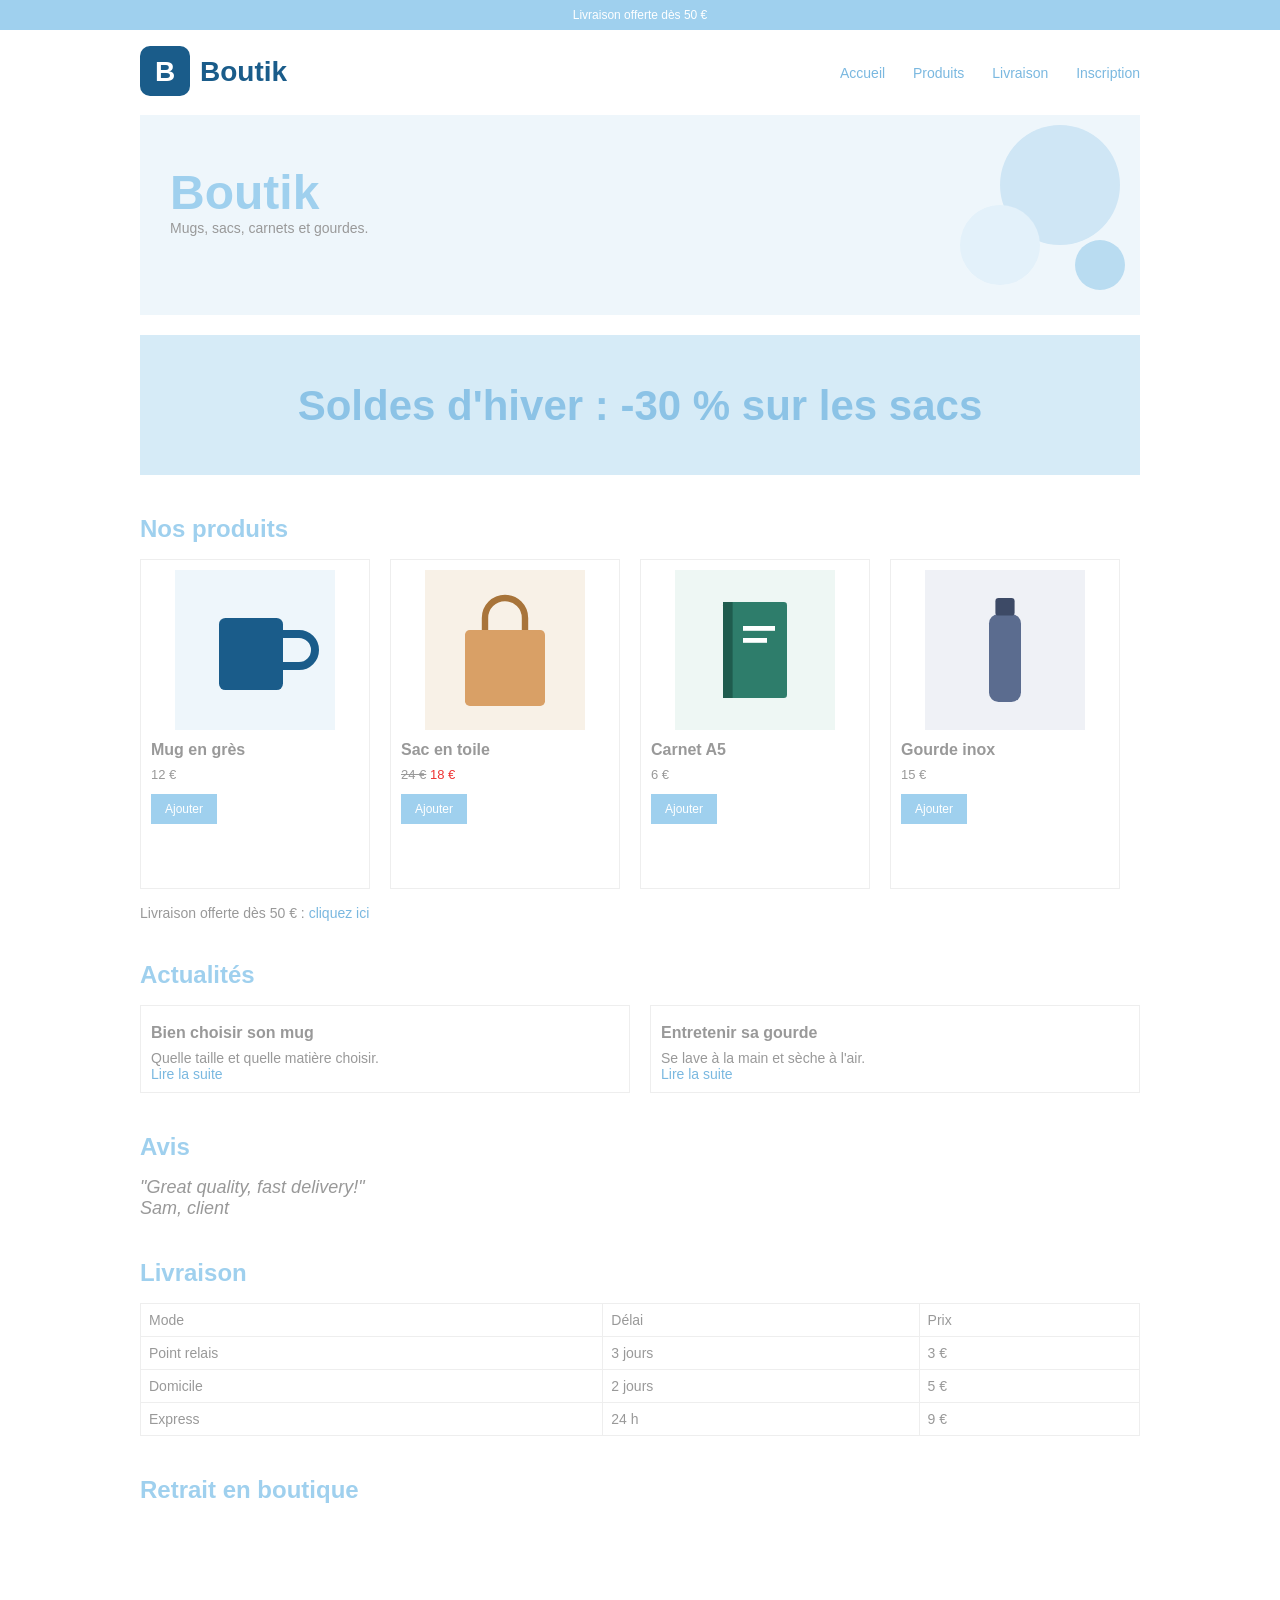
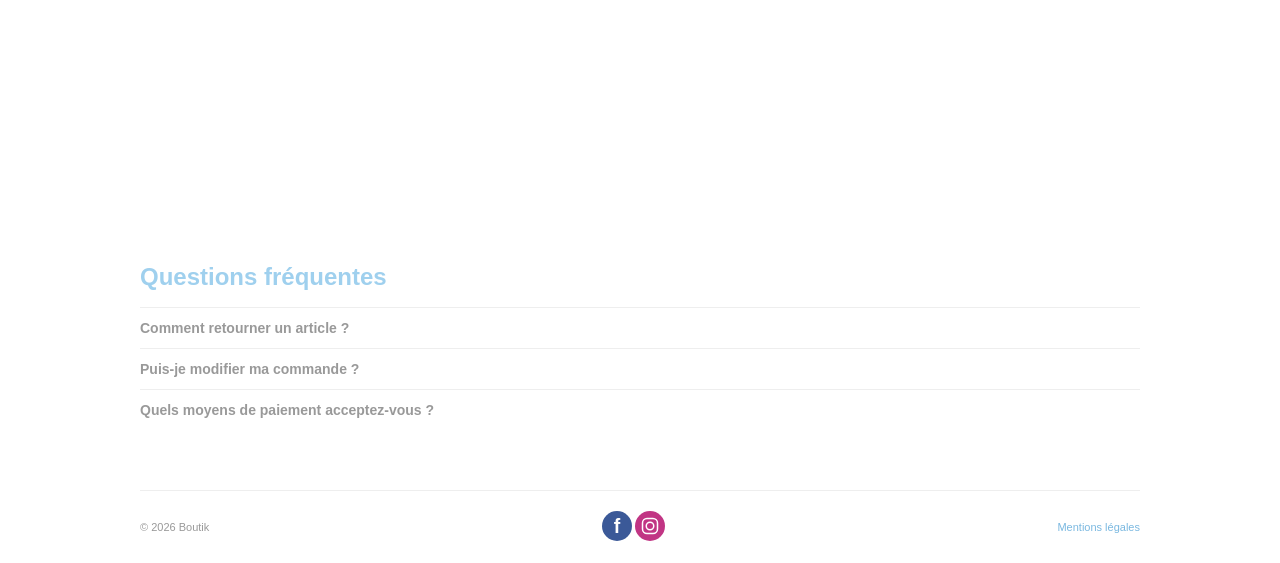
<file: index.html>
<!DOCTYPE html>
<html>
<head>
<meta charset="UTF-8">
<title>Accueil</title>
<link rel="stylesheet" href="style.css">
</head>
<body>
<div class="bandeau" id="bandeau">Livraison offerte dès 50 €</div>
<div class="page">
  <div class="entete">
    <a href="index.html"><img src="images/logo.svg"></a>
    <div class="menu">
      <a href="index.html">Accueil</a>
      <a href="#produits">Produits</a>
      <a href="#livraison">Livraison</a>
      <a href="inscription.html">Inscription</a>
    </div>
  </div>

  <div class="hero">
    <img src="images/deco.svg" class="deco">
    <div class="titre-grand">Boutik</div>
    <div>Mugs, sacs, carnets et gourdes.</div>
  </div>
  <img src="images/banniere.svg" class="banniere">

  <div class="titre-section" id="produits">Nos produits</div>
  <div class="produits">
    <div class="carte">
      <img src="images/mug.svg">
      <div class="titre-produit">Mug en grès</div>
      <div class="prix">12 €</div>
      <div class="bouton ajouter">Ajouter</div>
    </div>
    <div class="carte">
      <img src="images/sac.svg">
      <div class="titre-produit">Sac en toile</div>
      <div class="prix"><span class="ancien">24 €</span> <span class="solde">18 €</span></div>
      <div class="bouton ajouter">Ajouter</div>
    </div>
    <div class="carte">
      <img src="images/carnet.svg">
      <div class="titre-produit">Carnet A5</div>
      <div class="prix">6 €</div>
      <div class="bouton ajouter">Ajouter</div>
    </div>
    <div class="carte">
      <img src="images/gourde.svg">
      <div class="titre-produit">Gourde inox</div>
      <div class="prix">15 €</div>
      <div class="bouton ajouter">Ajouter</div>
    </div>
  </div>
  <div class="conditions">Livraison offerte dès 50 € : <a href="#" id="ouvrir">cliquez ici</a></div>

  <div class="titre-section">Actualités</div>
  <div class="articles">
    <div class="article">
      <div class="titre-produit">Bien choisir son mug</div>
      <div>Quelle taille et quelle matière choisir.</div>
      <a href="#">Lire la suite</a>
    </div>
    <div class="article">
      <div class="titre-produit">Entretenir sa gourde</div>
      <div>Se lave à la main et sèche à l'air.</div>
      <a href="#">Lire la suite</a>
    </div>
  </div>

  <div class="titre-section">Avis</div>
  <div class="avis">"Great quality, fast delivery!"<br>Sam, client</div>

  <div class="titre-section" id="livraison">Livraison</div>
  <table>
    <tr><td>Mode</td><td>Délai</td><td>Prix</td></tr>
    <tr><td>Point relais</td><td>3 jours</td><td>3 €</td></tr>
    <tr><td>Domicile</td><td>2 jours</td><td>5 €</td></tr>
    <tr><td>Express</td><td>24 h</td><td>9 €</td></tr>
  </table>

  <div class="titre-section">Retrait en boutique</div>
  <iframe src="https://www.openstreetmap.org/export/embed.html?bbox=2.33%2C48.85%2C2.37%2C48.87&amp;layer=mapnik"></iframe>

  <div class="titre-section">Questions fréquentes</div>
  <div class="question">Comment retourner un article ?</div>
  <div class="reponse">Vous avez 14 jours pour le renvoyer.</div>
  <div class="question">Puis-je modifier ma commande ?</div>
  <div class="reponse">Oui, tant qu'elle n'est pas expédiée.</div>
  <div class="question">Quels moyens de paiement acceptez-vous ?</div>
  <div class="reponse">Carte bancaire et virement.</div>

  <div class="pied">
    <div>© 2026 Boutik</div>
    <div>
      <a href="#"><img src="images/facebook.svg"></a>
      <a href="#"><img src="images/instagram.svg"></a>
    </div>
    <a href="#" tabindex="1">Mentions légales</a>
  </div>
</div>

<div class="fond" id="modale">
  <div class="fenetre">
    <div class="titre-section">Conditions de livraison</div>
    <div>Livraison offerte dès 50 € d'achat en France métropolitaine. Sinon, 5 €.</div>
    <br>
    <div class="bouton" id="fermer">X</div>
  </div>
</div>

<div class="message" id="message"></div>

<script src="bandeau.js"></script>
<script src="accueil.js"></script>
</body>
</html>
</file>
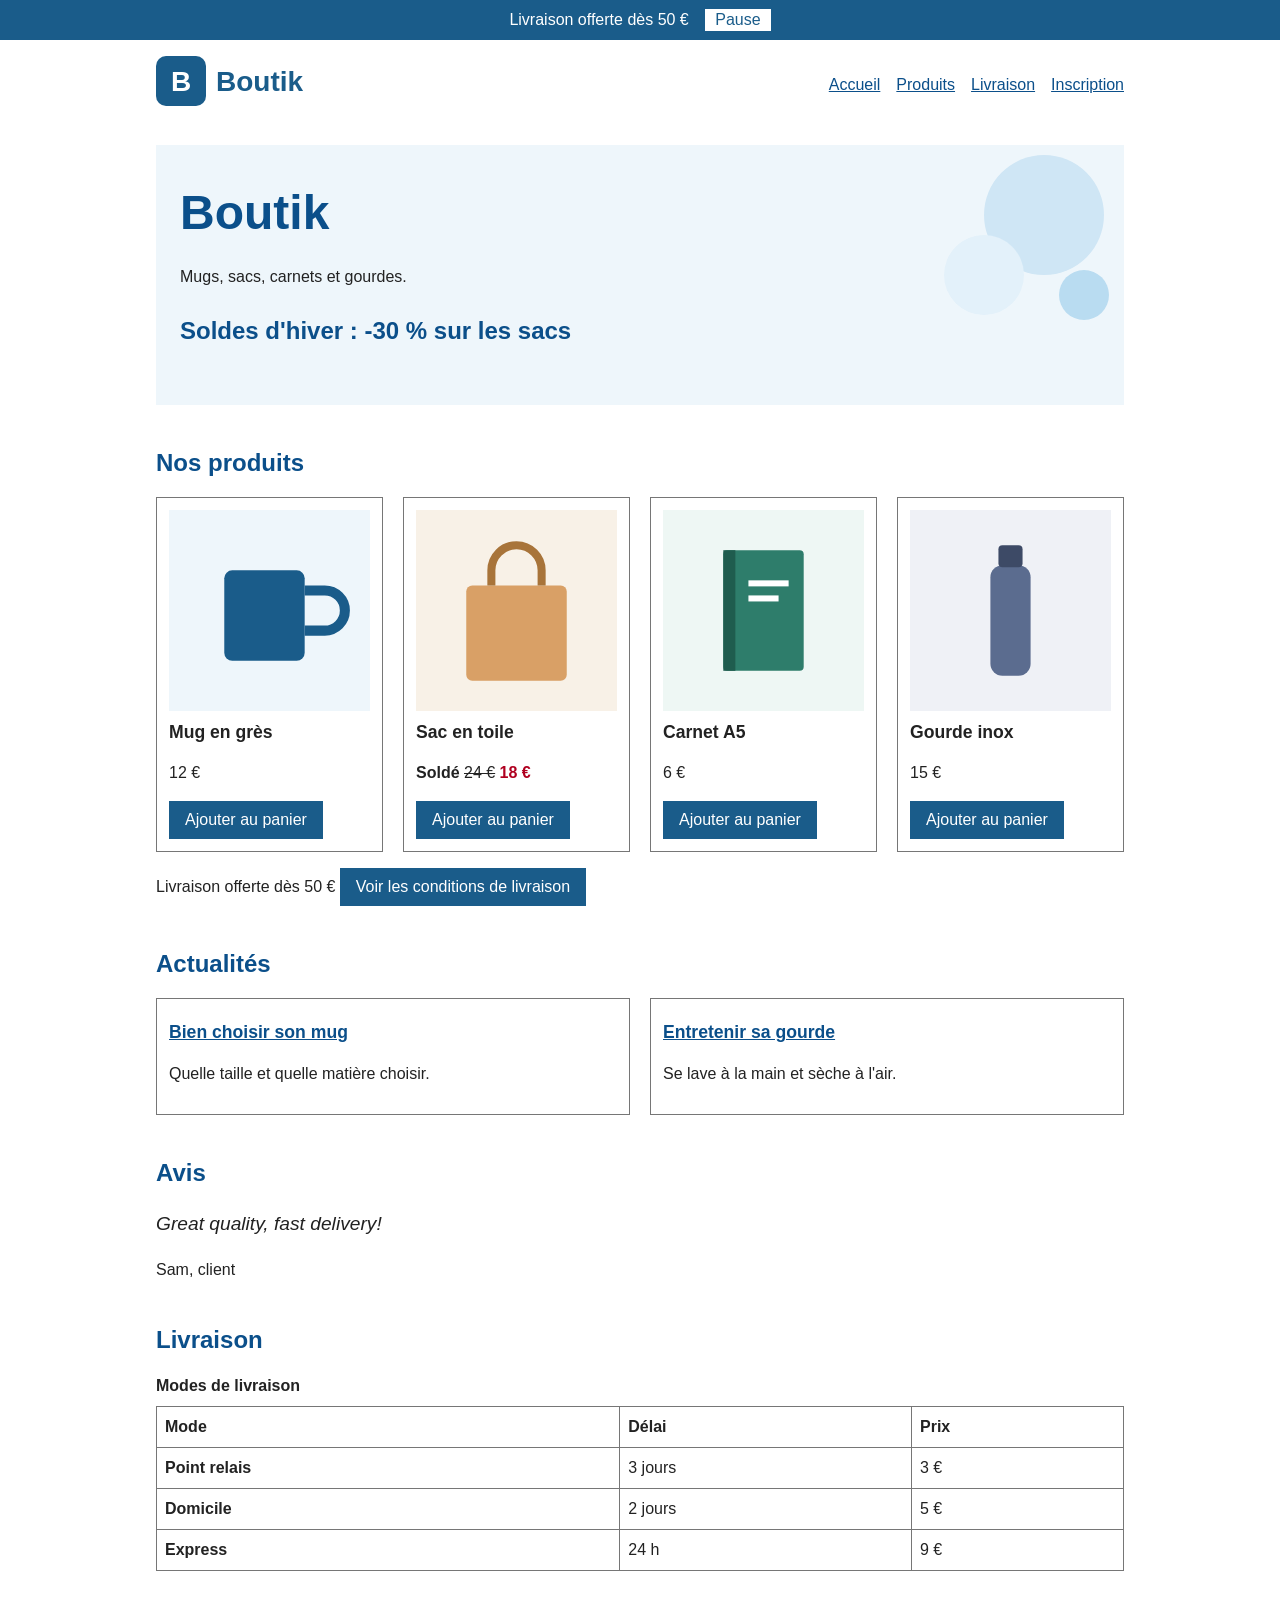
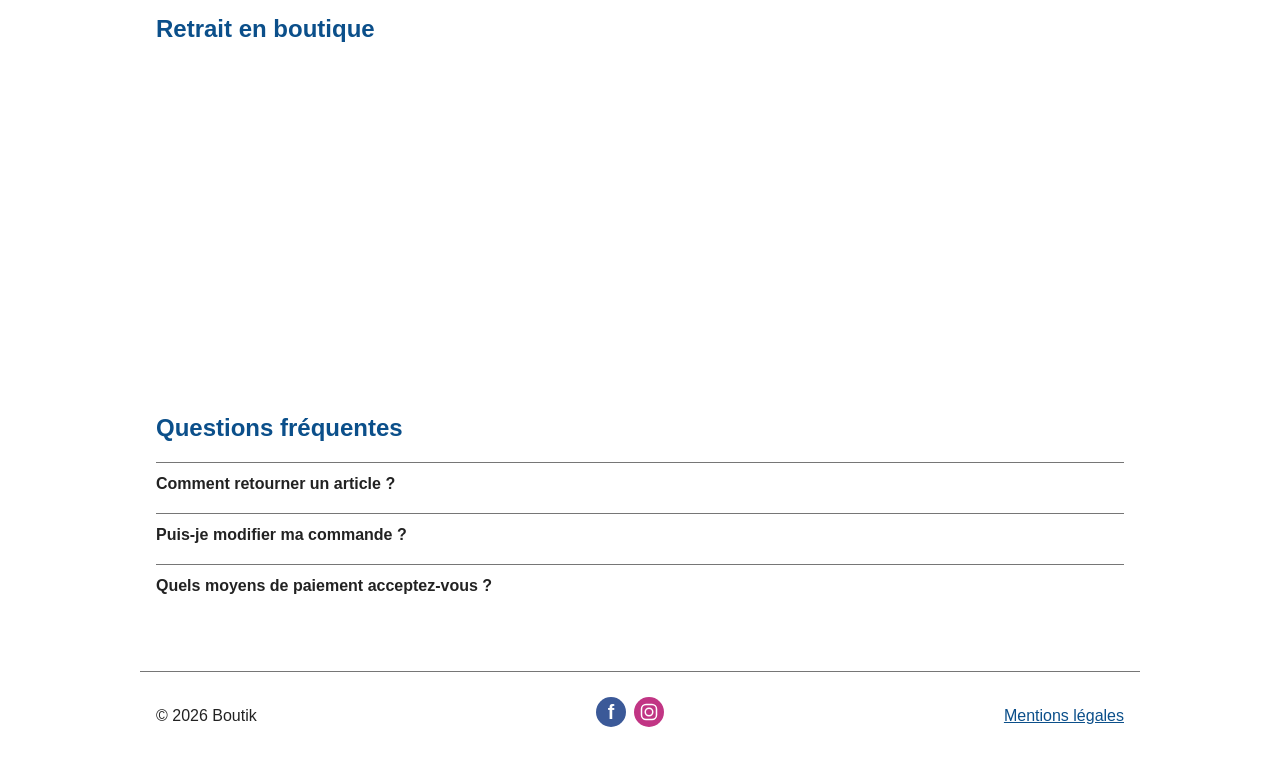
<file: corrige/index.html>
<!DOCTYPE html>
<html lang="fr">
<head>
<meta charset="UTF-8">
<meta name="viewport" content="width=device-width, initial-scale=1">
<title>Accueil - Boutik</title>
<link rel="stylesheet" href="css/style.css">
</head>
<body>
<a class="evitement" href="#contenu">Aller au contenu</a>

<header>
  <div class="bandeau">
    <span id="bandeau">Livraison offerte dès 50 €</span>
    <button type="button" id="pause">Pause</button>
  </div>
  <div class="entete">
    <a href="index.html"><img src="images/logo.svg" alt="Boutik, retour à l'accueil"></a>
    <nav aria-label="Principal">
      <ul>
        <li><a href="index.html" aria-current="page">Accueil</a></li>
        <li><a href="#produits">Produits</a></li>
        <li><a href="#livraison">Livraison</a></li>
        <li><a href="pages/inscription.html">Inscription</a></li>
      </ul>
    </nav>
  </div>
</header>

<main id="contenu">
  <section class="hero">
    <img src="images/deco.svg" alt="" class="deco">
    <h1>Boutik</h1>
    <p>Mugs, sacs, carnets et gourdes.</p>
    <p class="promo">Soldes d'hiver : -30 % sur les sacs</p>
  </section>

  <section>
    <h2 id="produits">Nos produits</h2>
    <ul class="produits">
      <li class="carte">
        <img src="images/mug.svg" alt="Mug en grès bleu">
        <h3>Mug en grès</h3>
        <p class="prix">12 €</p>
        <button type="button" class="ajouter" aria-label="Ajouter au panier : Mug en grès">Ajouter au panier</button>
      </li>
      <li class="carte">
        <img src="images/sac.svg" alt="Sac en toile beige">
        <h3>Sac en toile</h3>
        <p class="prix"><strong>Soldé</strong> <s>24 €</s> <span class="solde">18 €</span></p>
        <button type="button" class="ajouter" aria-label="Ajouter au panier : Sac en toile">Ajouter au panier</button>
      </li>
      <li class="carte">
        <img src="images/carnet.svg" alt="Carnet A5 vert">
        <h3>Carnet A5</h3>
        <p class="prix">6 €</p>
        <button type="button" class="ajouter" aria-label="Ajouter au panier : Carnet A5">Ajouter au panier</button>
      </li>
      <li class="carte">
        <img src="images/gourde.svg" alt="Gourde inox gris-bleu">
        <h3>Gourde inox</h3>
        <p class="prix">15 €</p>
        <button type="button" class="ajouter" aria-label="Ajouter au panier : Gourde inox">Ajouter au panier</button>
      </li>
    </ul>
    <p>Livraison offerte dès 50 € <button type="button" id="ouvrir">Voir les conditions de livraison</button></p>
  </section>

  <section>
    <h2>Actualités</h2>
    <div class="articles">
      <article>
        <h3><a href="#">Bien choisir son mug</a></h3>
        <p>Quelle taille et quelle matière choisir.</p>
      </article>
      <article>
        <h3><a href="#">Entretenir sa gourde</a></h3>
        <p>Se lave à la main et sèche à l'air.</p>
      </article>
    </div>
  </section>

  <section>
    <h2>Avis</h2>
    <blockquote lang="en">
      <p>Great quality, fast delivery!</p>
    </blockquote>
    <p>Sam, client</p>
  </section>

  <section>
    <h2 id="livraison">Livraison</h2>
    <table>
      <caption>Modes de livraison</caption>
      <thead>
        <tr><th scope="col">Mode</th><th scope="col">Délai</th><th scope="col">Prix</th></tr>
      </thead>
      <tbody>
        <tr><th scope="row">Point relais</th><td>3 jours</td><td>3 €</td></tr>
        <tr><th scope="row">Domicile</th><td>2 jours</td><td>5 €</td></tr>
        <tr><th scope="row">Express</th><td>24 h</td><td>9 €</td></tr>
      </tbody>
    </table>
  </section>

  <section>
    <h2>Retrait en boutique</h2>
    <iframe title="Carte : accès à la boutique" src="https://www.openstreetmap.org/export/embed.html?bbox=2.33%2C48.85%2C2.37%2C48.87&amp;layer=mapnik"></iframe>
  </section>

  <section>
    <h2>Questions fréquentes</h2>
    <h3><button type="button" class="question" aria-expanded="false" aria-controls="reponse1">Comment retourner un article ?</button></h3>
    <p id="reponse1" class="reponse" hidden>Vous avez 14 jours pour le renvoyer.</p>
    <h3><button type="button" class="question" aria-expanded="false" aria-controls="reponse2">Puis-je modifier ma commande ?</button></h3>
    <p id="reponse2" class="reponse" hidden>Oui, tant qu'elle n'est pas expédiée.</p>
    <h3><button type="button" class="question" aria-expanded="false" aria-controls="reponse3">Quels moyens de paiement acceptez-vous ?</button></h3>
    <p id="reponse3" class="reponse" hidden>Carte bancaire et virement.</p>
  </section>
</main>

<footer>
  <p>© 2026 Boutik</p>
  <ul class="reseaux">
    <li><a href="#"><img src="images/facebook.svg" alt="Facebook"></a></li>
    <li><a href="#"><img src="images/instagram.svg" alt="Instagram"></a></li>
  </ul>
  <a href="#">Mentions légales</a>
</footer>

<dialog id="modale" aria-labelledby="titre-modale">
  <h2 id="titre-modale">Conditions de livraison</h2>
  <p>Livraison offerte dès 50 € d'achat en France métropolitaine. Sinon, 5 €.</p>
  <button type="button" id="fermer">Fermer</button>
</dialog>

<div class="message" id="message" role="status"></div>

<script src="js/bandeau.js"></script>
<script src="js/accueil.js"></script>
</body>
</html>
</file>
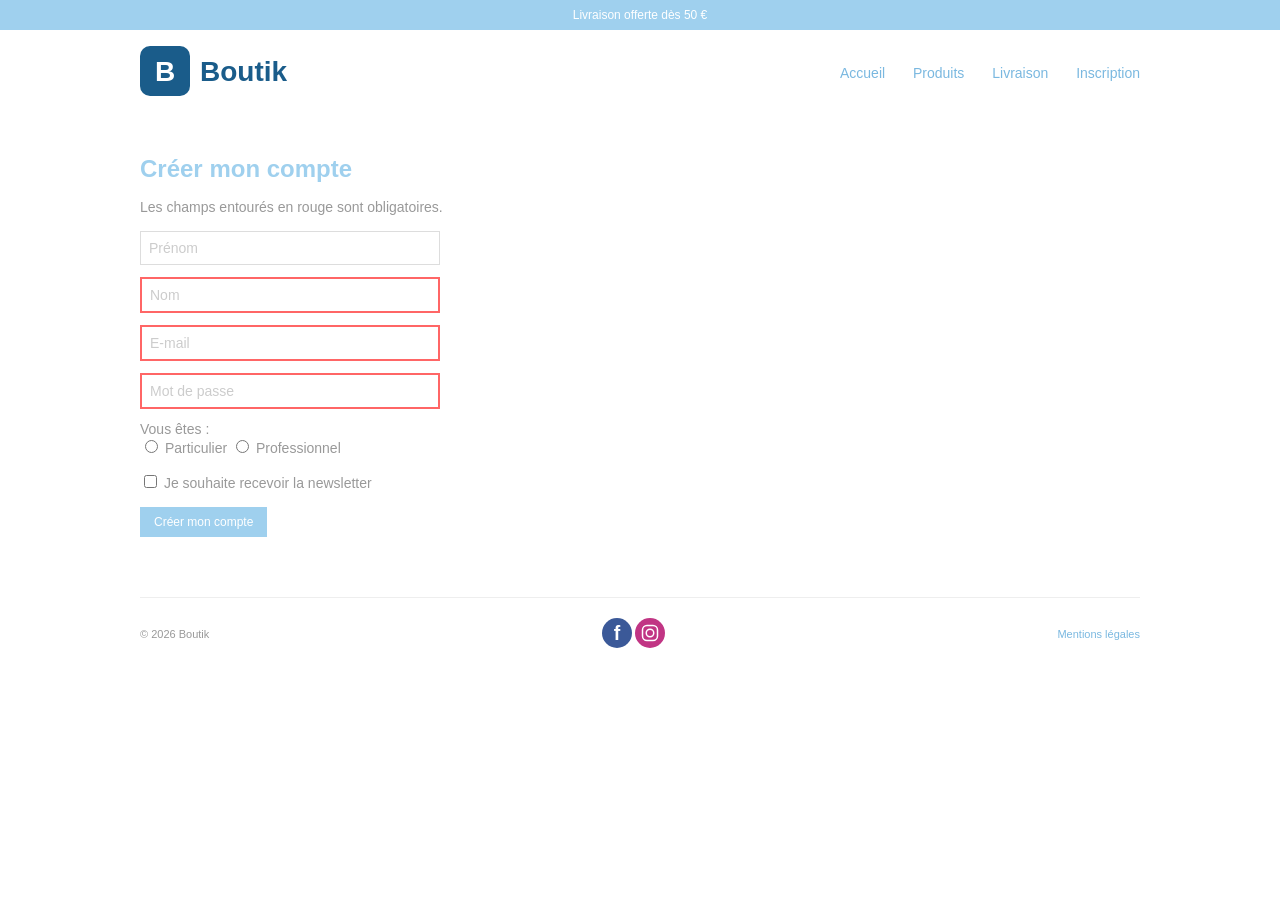
<file: inscription.html>
<!DOCTYPE html>
<html>
<head>
<meta charset="UTF-8">
<title>Accueil</title>
<link rel="stylesheet" href="style.css">
</head>
<body>
<div class="bandeau" id="bandeau">Livraison offerte dès 50 €</div>
<div class="page">
  <div class="entete">
    <a href="index.html"><img src="images/logo.svg"></a>
    <div class="menu">
      <a href="index.html">Accueil</a>
      <a href="index.html#produits">Produits</a>
      <a href="index.html#livraison">Livraison</a>
      <a href="inscription.html">Inscription</a>
    </div>
  </div>

  <div class="titre-section">Créer mon compte</div>
  <div class="erreur" id="erreur"></div>
  <div>Les champs entourés en rouge sont obligatoires.</div>
  <br>
  <input type="text" id="prenom" class="champ" placeholder="Prénom">
  <input type="text" id="nom" class="champ rouge" placeholder="Nom">
  <input type="text" id="email" class="champ rouge" placeholder="E-mail">
  <input type="password" id="mdp" class="champ rouge" placeholder="Mot de passe">
  <div>Vous êtes :</div>
  <input type="radio" name="profil"> Particulier
  <input type="radio" name="profil"> Professionnel
  <br><br>
  <input type="checkbox"> Je souhaite recevoir la newsletter
  <br><br>
  <div class="bouton" id="envoyer">Créer mon compte</div>

  <div class="pied">
    <div>© 2026 Boutik</div>
    <div>
      <a href="#"><img src="images/facebook.svg"></a>
      <a href="#"><img src="images/instagram.svg"></a>
    </div>
    <a href="#" tabindex="1">Mentions légales</a>
  </div>
</div>

<div class="message" id="message"></div>

<script src="bandeau.js"></script>
<script src="inscription.js"></script>
</body>
</html>
</file>
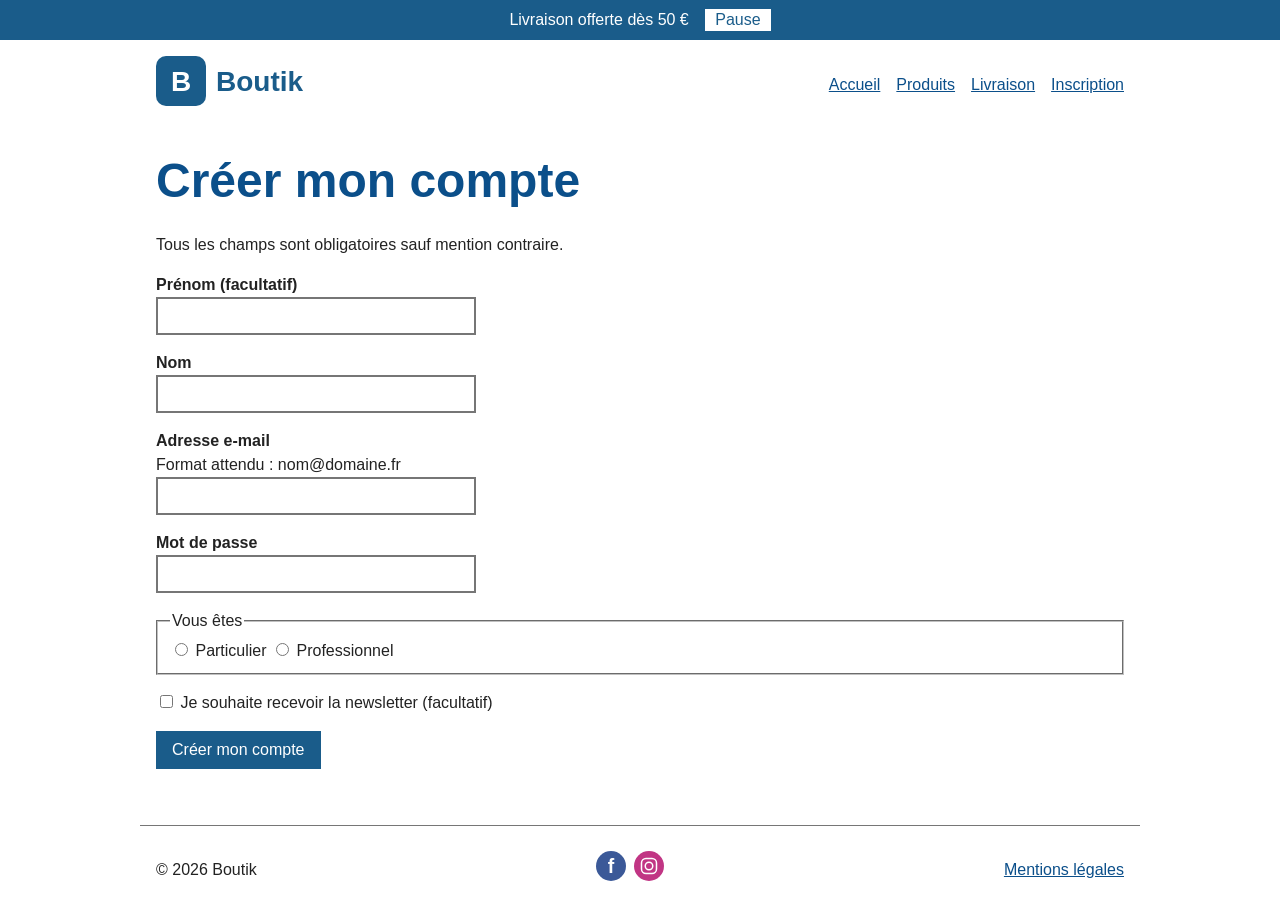
<file: corrige/pages/inscription.html>
<!DOCTYPE html>
<html lang="fr">
<head>
<meta charset="UTF-8">
<meta name="viewport" content="width=device-width, initial-scale=1">
<title>Inscription - Boutik</title>
<link rel="stylesheet" href="../css/style.css">
</head>
<body>
<a class="evitement" href="#contenu">Aller au contenu</a>

<header>
  <div class="bandeau">
    <span id="bandeau">Livraison offerte dès 50 €</span>
    <button type="button" id="pause">Pause</button>
  </div>
  <div class="entete">
    <a href="../index.html"><img src="../images/logo.svg" alt="Boutik, retour à l'accueil"></a>
    <nav aria-label="Principal">
      <ul>
        <li><a href="../index.html">Accueil</a></li>
        <li><a href="../index.html#produits">Produits</a></li>
        <li><a href="../index.html#livraison">Livraison</a></li>
        <li><a href="inscription.html" aria-current="page">Inscription</a></li>
      </ul>
    </nav>
  </div>
</header>

<main id="contenu">
  <h1>Créer mon compte</h1>
  <p>Tous les champs sont obligatoires sauf mention contraire.</p>

  <form id="formulaire" novalidate>
    <div class="groupe">
      <label for="prenom">Prénom (facultatif)</label>
      <input type="text" id="prenom" autocomplete="given-name">
    </div>

    <div class="groupe">
      <label for="nom">Nom</label>
      <input type="text" id="nom" autocomplete="family-name" aria-describedby="erreur-nom">
      <span class="erreur" id="erreur-nom"></span>
    </div>

    <div class="groupe">
      <label for="email">Adresse e-mail</label>
      <span class="aide" id="aide-email">Format attendu : nom@domaine.fr</span>
      <input type="email" id="email" autocomplete="email" aria-describedby="aide-email erreur-email">
      <span class="erreur" id="erreur-email"></span>
    </div>

    <div class="groupe">
      <label for="mdp">Mot de passe</label>
      <input type="password" id="mdp" autocomplete="new-password" aria-describedby="erreur-mdp">
      <span class="erreur" id="erreur-mdp"></span>
    </div>

    <fieldset>
      <legend>Vous êtes</legend>
      <input type="radio" name="profil" id="particulier">
      <label for="particulier">Particulier</label>
      <input type="radio" name="profil" id="professionnel">
      <label for="professionnel">Professionnel</label>
    </fieldset>

    <div class="groupe">
      <input type="checkbox" id="newsletter">
      <label for="newsletter">Je souhaite recevoir la newsletter (facultatif)</label>
    </div>

    <button type="submit">Créer mon compte</button>
  </form>
</main>

<footer>
  <p>© 2026 Boutik</p>
  <ul class="reseaux">
    <li><a href="#"><img src="../images/facebook.svg" alt="Facebook"></a></li>
    <li><a href="#"><img src="../images/instagram.svg" alt="Instagram"></a></li>
  </ul>
  <a href="#">Mentions légales</a>
</footer>

<div class="message" id="message" role="status"></div>

<script src="../js/bandeau.js"></script>
<script src="../js/inscription.js"></script>
</body>
</html>
</file>
<file: style.css>
* {
  box-sizing: border-box;
}

*:focus {
  outline: none;
}

body {
  font-family: Arial, sans-serif;
  font-size: 14px;
  color: #999;
  margin: 0;
}

a {
  color: #7ab8e0;
  text-decoration: none;
}

.bandeau {
  background: #9fd0ee;
  color: #fff;
  text-align: center;
  padding: 8px;
  font-size: 12px;
}

.page {
  width: 1000px;
  margin: 0 auto;
}

.entete {
  display: flex;
  align-items: center;
  justify-content: space-between;
  padding: 16px 0;
}

.entete img {
  height: 50px;
}

.menu a {
  margin-left: 24px;
  white-space: nowrap;
}

.hero {
  position: relative;
  height: 200px;
  background: #eef6fb;
  padding: 50px 30px;
  margin-bottom: 20px;
}

.deco {
  position: absolute;
  right: 0;
  top: 0;
}

.titre-grand {
  font-size: 48px;
  font-weight: bold;
  color: #9fd0ee;
}

.banniere {
  width: 1000px;
  display: block;
}

.titre-section {
  font-size: 24px;
  font-weight: bold;
  color: #9fd0ee;
  margin: 40px 0 16px;
}

.titre-produit {
  font-size: 16px;
  font-weight: bold;
  margin: 8px 0;
}

.produits {
  display: flex;
  gap: 20px;
}

.carte {
  width: 230px;
  height: 330px;
  overflow: hidden;
  border: 1px solid #eee;
  padding: 10px;
}

.carte img {
  width: 208px;
  height: 160px;
}

.prix {
  font-size: 13px;
  margin-bottom: 12px;
}

.ancien {
  text-decoration: line-through;
}

.solde {
  color: #e33;
}

.bouton {
  display: inline-block;
  background: #9fd0ee;
  color: #fff;
  padding: 8px 14px;
  font-size: 12px;
  cursor: pointer;
}

.conditions {
  margin-top: 16px;
}

.articles {
  display: flex;
  gap: 20px;
}

.article {
  width: 490px;
  border: 1px solid #eee;
  padding: 10px;
}

.avis {
  font-size: 18px;
  font-style: italic;
}

table {
  width: 100%;
  border-collapse: collapse;
}

td {
  border: 1px solid #eee;
  padding: 8px;
}

iframe {
  width: 1000px;
  height: 300px;
  border: 0;
}

.question {
  font-weight: bold;
  padding: 12px 0;
  border-top: 1px solid #eee;
  cursor: pointer;
}

.reponse {
  display: none;
  padding-bottom: 12px;
}

.reponse.ouverte {
  display: block;
}

.pied {
  display: flex;
  align-items: center;
  justify-content: space-between;
  margin-top: 60px;
  padding: 20px 0;
  border-top: 1px solid #eee;
  font-size: 11px;
}

.pied img {
  width: 30px;
  height: 30px;
}

.fond {
  display: none;
  position: fixed;
  top: 0;
  left: 0;
  width: 100%;
  height: 100%;
  background: rgba(0, 0, 0, 0.4);
}

.fond.ouverte {
  display: block;
}

.fenetre {
  background: #fff;
  width: 400px;
  margin: 150px auto;
  padding: 20px;
}

.message {
  position: fixed;
  bottom: 20px;
  right: 20px;
  background: #9fd0ee;
  color: #fff;
  padding: 12px 16px;
  pointer-events: none;
}

.message:empty {
  opacity: 0;
}

.champ {
  display: block;
  width: 300px;
  padding: 8px;
  margin-bottom: 12px;
  border: 1px solid #ddd;
  font-size: 14px;
}

.champ::placeholder {
  color: #ccc;
}

.rouge {
  border: 2px solid #f66;
}

.invalide {
  background: #fee;
}

.erreur {
  color: #e33;
  margin-bottom: 8px;
}
</file>
<file: corrige/css/style.css>
* {
  box-sizing: border-box;
}

:focus-visible {
  outline: 3px solid #0b4f8a;
  outline-offset: 2px;
}

body {
  font-family: Arial, sans-serif;
  font-size: 1rem;
  line-height: 1.5;
  color: #222;
  margin: 0;
}

a {
  color: #0b4f8a;
  text-decoration: underline;
}

.evitement {
  position: absolute;
  left: 8px;
  top: -100px;
  background: #fff;
  padding: 8px;
}

.evitement:focus {
  top: 8px;
}

.bandeau {
  background: #1a5c8a;
  color: #fff;
  text-align: center;
  padding: 8px;
}

.bandeau button {
  margin-left: 12px;
  padding: 2px 10px;
  background: #fff;
  color: #1a5c8a;
}

.entete,
main,
footer {
  max-width: 1000px;
  margin: 0 auto;
  padding: 16px;
}

.entete {
  display: flex;
  flex-wrap: wrap;
  align-items: center;
  justify-content: space-between;
  gap: 16px;
}

.entete img {
  height: 50px;
}

nav ul,
.produits,
.reseaux {
  list-style: none;
  padding: 0;
  margin: 0;
}

nav ul {
  display: flex;
  flex-wrap: wrap;
  gap: 16px;
}

.hero {
  position: relative;
  background: #eef6fb;
  padding: 32px 24px;
  overflow: hidden;
}

.hero > *:not(.deco) {
  position: relative;
}

.deco {
  position: absolute;
  right: 0;
  top: 0;
}

h1 {
  font-size: 3rem;
  color: #0b4f8a;
  margin: 0;
}

h2 {
  font-size: 1.5rem;
  color: #0b4f8a;
  margin: 2.5rem 0 1rem;
}

h3 {
  font-size: 1.1rem;
  margin: 0.5rem 0;
}

.promo {
  font-size: 1.5rem;
  font-weight: bold;
  color: #0b4f8a;
}

.produits {
  display: grid;
  grid-template-columns: repeat(auto-fit, minmax(200px, 1fr));
  gap: 20px;
}

.carte {
  border: 1px solid #767676;
  padding: 12px;
}

.carte img {
  display: block;
  width: 100%;
  height: auto;
}

.solde {
  color: #b00020;
  font-weight: bold;
}

button {
  background: #1a5c8a;
  color: #fff;
  border: 0;
  padding: 10px 16px;
  font-size: 1rem;
  cursor: pointer;
}

.articles {
  display: grid;
  grid-template-columns: repeat(auto-fit, minmax(250px, 1fr));
  gap: 20px;
}

article {
  border: 1px solid #767676;
  padding: 12px;
}

blockquote {
  font-size: 1.2rem;
  font-style: italic;
  margin: 0;
}

table {
  width: 100%;
  border-collapse: collapse;
}

caption {
  text-align: left;
  font-weight: bold;
  padding-bottom: 8px;
}

th,
td {
  border: 1px solid #767676;
  padding: 8px;
  text-align: left;
}

iframe {
  width: 100%;
  height: 300px;
  border: 0;
}

.question {
  width: 100%;
  background: none;
  color: #222;
  text-align: left;
  font-weight: bold;
  border-top: 1px solid #767676;
  padding: 12px 0;
}

footer {
  display: flex;
  flex-wrap: wrap;
  align-items: center;
  justify-content: space-between;
  gap: 16px;
  margin-top: 40px;
  border-top: 1px solid #767676;
}

.reseaux {
  display: flex;
  gap: 8px;
}

.reseaux img {
  width: 30px;
  height: 30px;
}

dialog {
  max-width: 400px;
  padding: 20px;
}

dialog::backdrop {
  background: rgba(0, 0, 0, 0.5);
}

.message {
  position: fixed;
  bottom: 20px;
  right: 20px;
  background: #1a5c8a;
  color: #fff;
  padding: 12px 16px;
  pointer-events: none;
}

.message:empty {
  opacity: 0;
}

.groupe {
  margin-bottom: 16px;
}

label {
  display: block;
  font-weight: bold;
}

.groupe input[type="checkbox"] + label,
fieldset label {
  display: inline;
  font-weight: normal;
}

input[type="text"],
input[type="email"],
input[type="password"] {
  display: block;
  width: 100%;
  max-width: 320px;
  padding: 8px;
  border: 2px solid #767676;
  font-size: 1rem;
}

input[aria-invalid="true"] {
  border-color: #b00020;
}

.aide,
.erreur {
  display: block;
}

.erreur {
  color: #b00020;
  font-weight: bold;
}

fieldset {
  margin: 0 0 16px;
}
</file>
